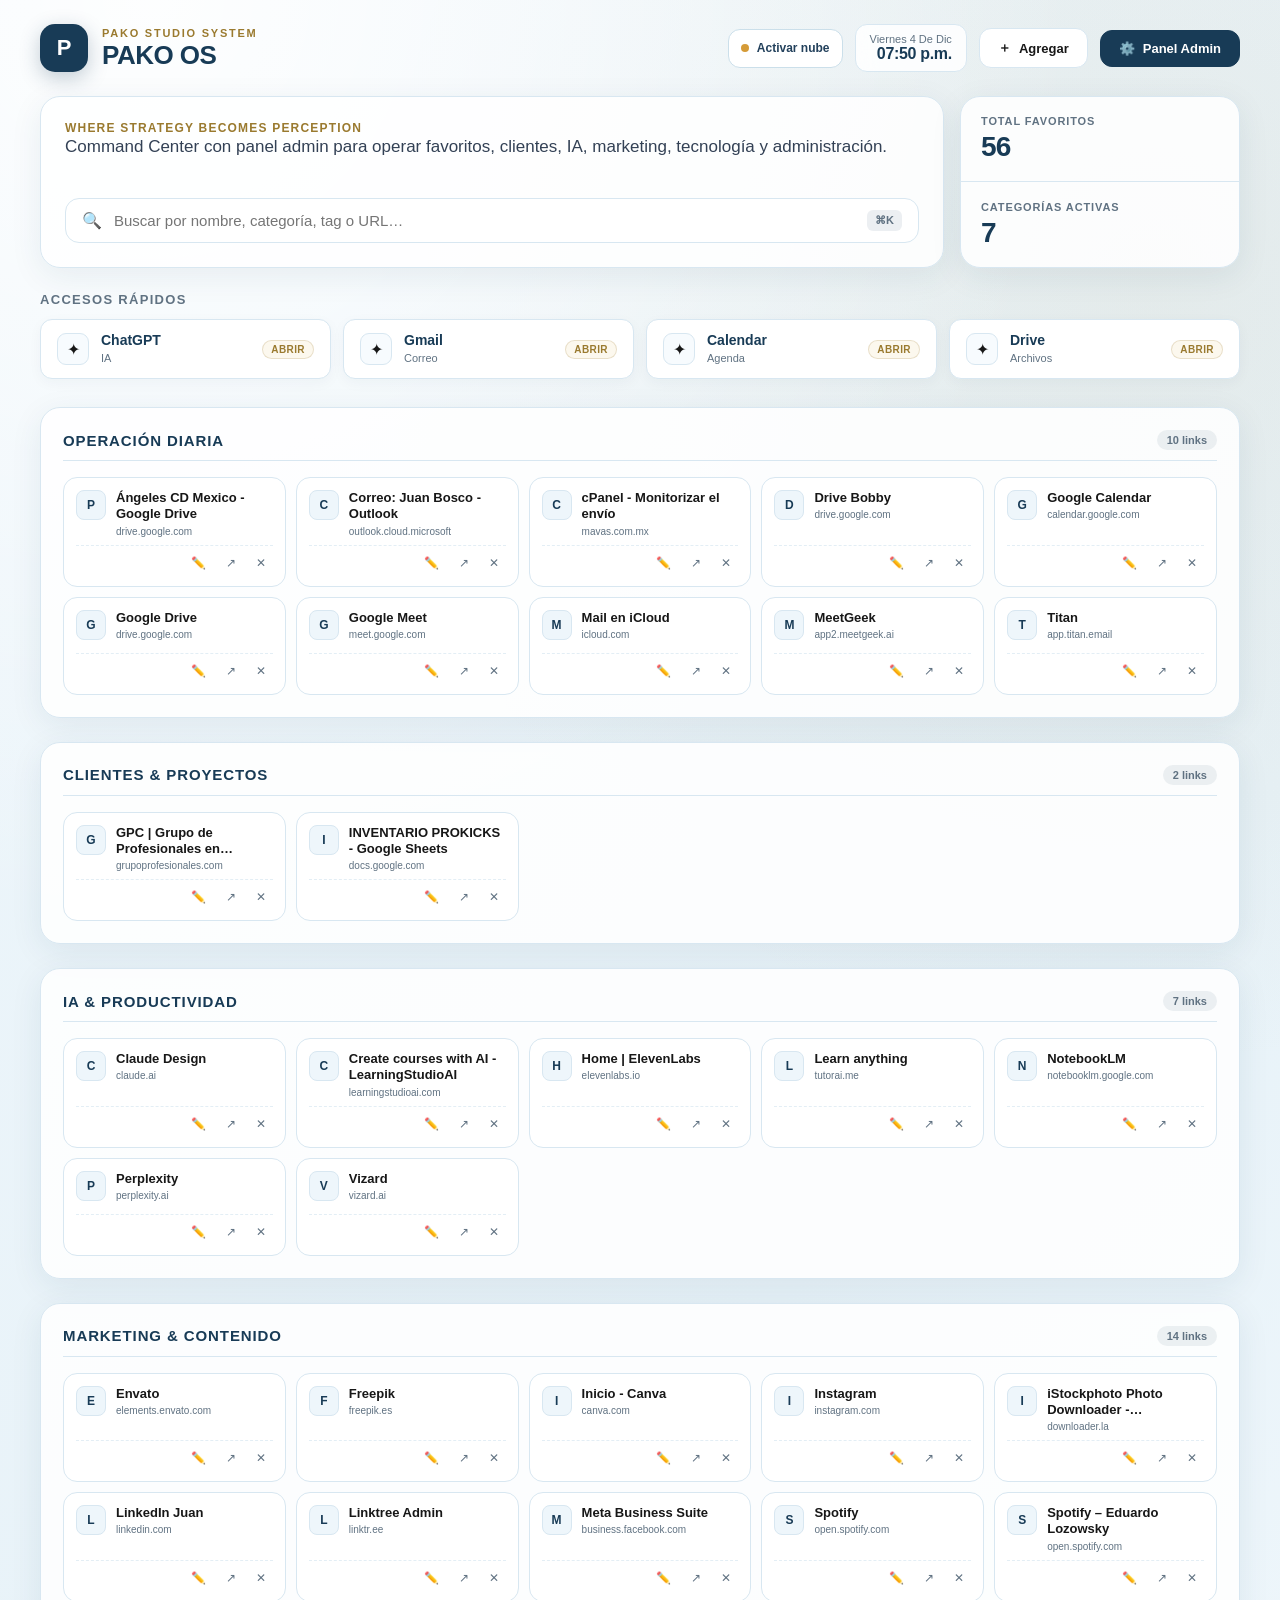
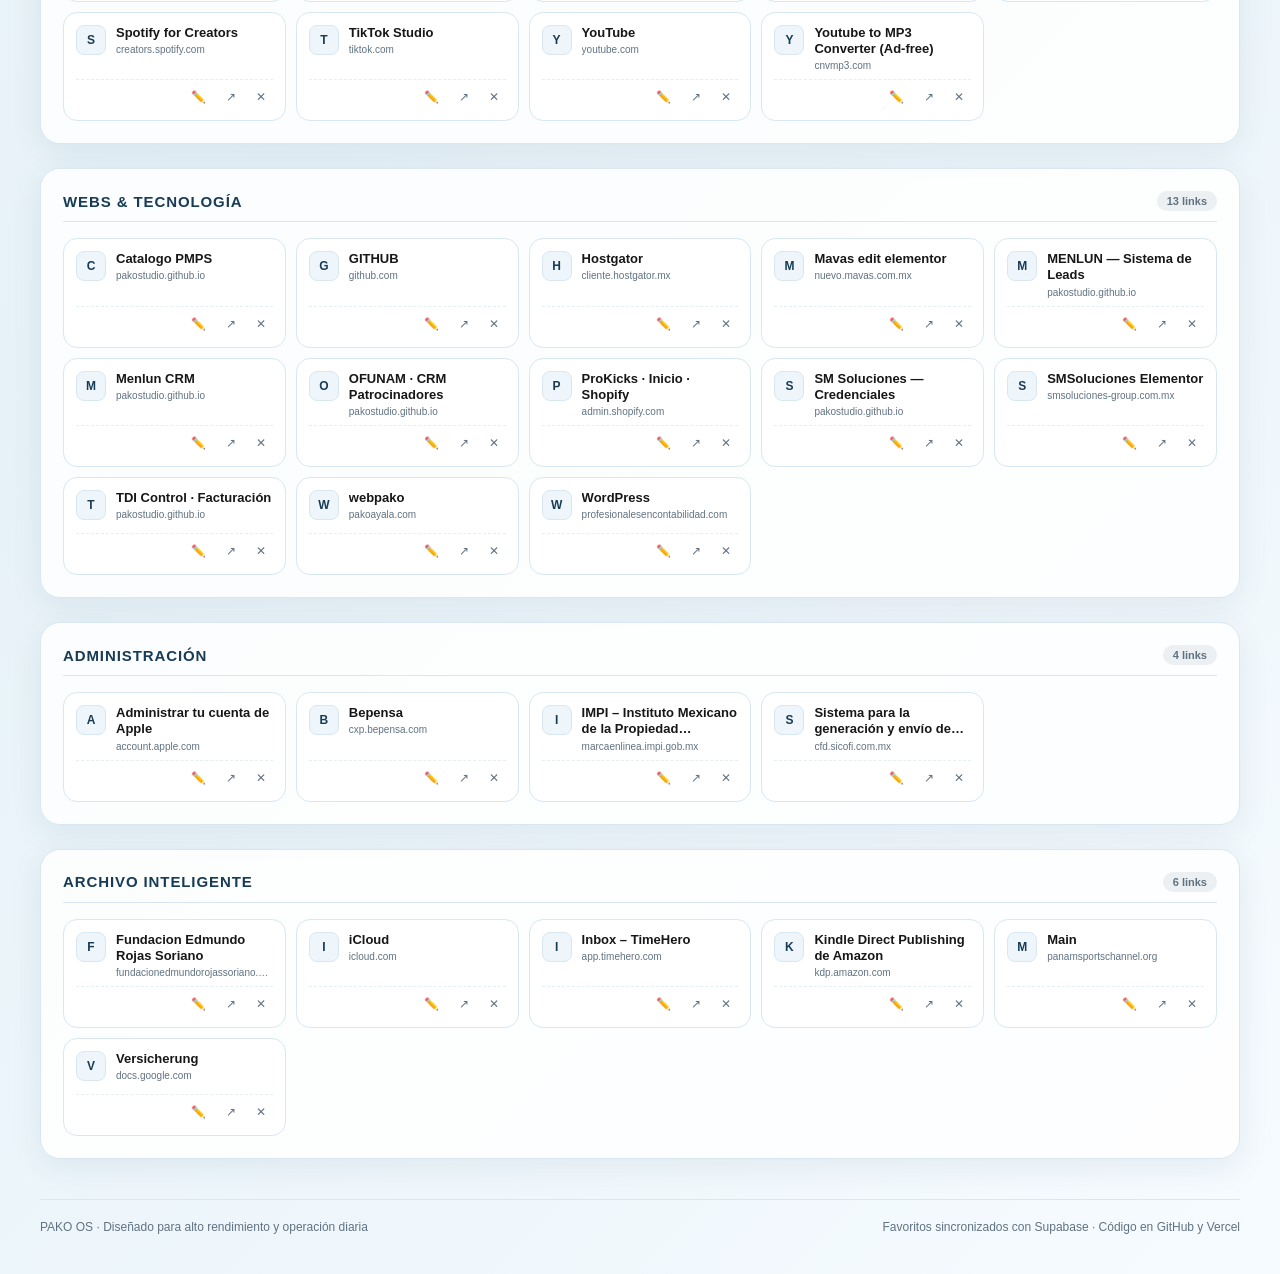
<file: index.html>
<!doctype html>
<html lang="es">
<head>
  <meta charset="utf-8">
  <meta name="viewport" content="width=device-width, initial-scale=1">
  <title>PAKO OS · Command Center</title>
  <meta name="description" content="Sistema personal de favoritos y Command Center listo para GitHub Pages.">
  <link rel="icon" href="data:image/svg+xml,<svg xmlns=%22http://www.w3.org/2000/svg%22 viewBox=%220 0 100 100%22><rect width=%22100%22 height=%22100%22 rx=%2228%22 fill=%22%23183b56%22/><text y=%2268%22 x=%2250%22 text-anchor=%22middle%22 fill=%22white%22 font-family=%22sans-serif%22 font-size=%2255%22 font-weight=%22bold%22>P</text></svg>">
  <link rel="stylesheet" href="style.css">
  <script src="cloud.js" defer></script>
  <script src="app.js" defer></script>
</head>
<body>

  <div class="shell">

    <!-- HEADER SUPERIOR -->
    <header class="header">
      <div class="brand">
        <div class="mark">P</div>
        <div class="brand-text">
          <p class="eyebrow">Pako Studio System</p>
          <h1 id="brandTitle">PAKO OS</h1>
        </div>
      </div>

      <div class="header-actions">
        <button type="button" class="cloud-pill" id="cloudStatusBtn" data-status="pending" aria-label="Estado de sincronización de favoritos">
          <span class="cloud-dot" aria-hidden="true"></span><span class="cloud-status-text">Activar nube</span>
        </button>
        <div class="timebox">
          <span id="dateText">cargando fecha...</span>
          <strong id="timeText">00:00</strong>
        </div>
        <button class="btn" id="quickAddBtn">
          <span>＋</span> Agregar
        </button>
        <button class="btn primary" id="adminBtn">
          <span>⚙️</span> Panel Admin
        </button>
      </div>
    </header>

    <!-- HERO & BUSCADOR -->
    <section class="hero">
      <div class="hero-main">
        <div>
          <p class="tagline" id="tagline">Where strategy becomes perception</p>
          <p class="subtitle" id="subtitle">Command Center para operar favoritos, clientes, IA, marketing, tecnología y administración.</p>
        </div>
        <div class="search-wrap">
          <span class="search-icon">🔍</span>
          <input id="search" placeholder="Buscar por nombre, categoría, tag o URL…" autocomplete="off">
          <span class="search-shortcut">⌘K</span>
        </div>
      </div>

      <div class="metrics">
        <div class="metric-box">
          <span>Total Favoritos</span>
          <strong id="totalLinks">0</strong>
        </div>
        <div class="metric-box">
          <span>Categorías Activas</span>
          <strong id="totalCategories">0</strong>
        </div>
      </div>
    </section>

    <!-- ACCIONES RÁPIDAS -->
    <section class="quick-section">
      <div class="section-label">
        <h2>Accesos Rápidos</h2>
      </div>
      <div class="quick-grid" id="quickActions"></div>
    </section>

    <!-- TABLERO POR CATEGORÍAS -->
    <main class="cards-container" id="cards"></main>

    <!-- FOOTER -->
    <footer>
      <div>PAKO OS · Diseñado para alto rendimiento y operación diaria</div>
      <div>Favoritos sincronizados con Supabase · Código en GitHub y Vercel</div>
    </footer>

  </div>

  <!-- TOAST DE NOTIFICACIONES -->
  <div class="toast" id="toast"></div>

  <!-- MODAL DE PANEL ADMIN -->
  <dialog class="modal" id="adminModal">
    <div class="modal-head">
      <div>
        <h2>Panel de Control</h2>
        <p>Administra enlaces y respaldos, con guardado automático en la nube.</p>
      </div>
      <button class="btn-close" id="closeAdmin" title="Cerrar">✕</button>
    </div>

    <div class="admin-grid">

      <!-- COLUMNA IZQUIERDA: FORMULARIO AGREGAR / EDITAR -->
      <div class="admin-card">
        <h3 id="formTitle">Agregar favorito</h3>
        <form id="linkForm" class="form-stack">
          <input type="hidden" id="linkId">

          <div class="form-field">
            <label for="nameInput">Nombre del sitio</label>
            <input id="nameInput" placeholder="Ej. Shopify ProKicks" required autocomplete="off">
          </div>

          <div class="form-field">
            <label for="urlInput">URL completa</label>
            <input id="urlInput" placeholder="https://ejemplo.com" type="url" required autocomplete="off">
          </div>

          <div class="form-field">
            <label for="categoryInput">Categoría</label>
            <select id="categoryInput">
              <option value="Operación diaria">Operación diaria</option>
              <option value="Clientes & proyectos">Clientes & proyectos</option>
              <option value="IA & productividad">IA & productividad</option>
              <option value="Marketing & contenido">Marketing & contenido</option>
              <option value="Webs & tecnología">Webs & tecnología</option>
              <option value="Administración">Administración</option>
              <option value="Archivo inteligente">Archivo inteligente</option>
            </select>
          </div>

          <div class="form-field">
            <label for="tagInput">Tag / Dominio (opcional)</label>
            <input id="tagInput" placeholder="Ej. shopify.com" autocomplete="off">
          </div>

          <div class="form-actions">
            <button type="submit" class="btn primary" style="flex:1;">Guardar favorito</button>
            <button type="button" class="btn" id="resetForm">Limpiar</button>
          </div>
        </form>
      </div>

      <!-- COLUMNA DERECHA: RESPALDOS Y HERRAMIENTAS -->
      <div class="admin-card">
        <h3>Respaldos & Sincronización</h3>
        <div class="tools-stack">

          <div class="tool-box">
            <h4>Exportar respaldo JSON</h4>
            <p>Descarga una copia independiente de tus favoritos. Los cambios se guardan automáticamente en Supabase.</p>
            <button type="button" class="btn" id="exportBackup" style="width:100%;">
              <span>📥</span> Descargar links.json
            </button>
          </div>

          <div class="tool-box">
            <h4>Importar desde Chrome</h4>
            <p>Sube el archivo <code>.html</code> exportado desde los marcadores de Chrome o cualquier navegador basado en Chromium.</p>
            <input type="file" id="bookmarkImport" accept=".html,.htm">
          </div>

          <div class="tool-box">
            <h4>Restablecer valores</h4>
            <p>Restablece los favoritos originales en todos tus dispositivos. Esta acción también se guarda en la nube.</p>
            <button type="button" class="btn danger" id="resetLocal" style="width:100%;">
              <span>🔄</span> Restaurar original
            </button>
          </div>

        </div>
      </div>

    </div>

    <!-- SECCIÓN INFERIOR: GESTIÓN DE ENLACES -->
    <div class="admin-list-section">
      <div class="admin-list-header">
        <h3>Todos los favoritos guardados</h3>
        <input class="admin-search-input" id="adminSearch" placeholder="Filtrar favoritos…" autocomplete="off">
      </div>
      <div class="admin-list" id="adminList"></div>
    </div>
  </dialog>

  <!-- Acceso privado con cuenta Google ya vinculada al usuario PAKO -->
  <dialog id="cloudLoginDialog" class="cloud-dialog" aria-labelledby="cloudDialogTitle">
    <h2 id="cloudDialogTitle">Tus favoritos, sincronizados</h2>
    <p id="cloudAccountHint">Accede con tu cuenta de Google para guardar tus favoritos de forma privada en tu Mac y iPhone.</p>
    <div id="cloudLoginForm" class="cloud-login-form">
      <p class="cloud-login-email">Cuenta: <strong>pako@sportcstudio.com</strong></p>
      <button id="cloudGoogleBtn" type="button" class="btn primary">Continuar con Google</button>
      <p id="cloudError" class="cloud-error" role="alert" aria-live="polite"></p>
      <p class="cloud-login-help">No necesitas crear ni recordar otra contraseña.</p>
    </div>
    <div class="cloud-dialog-actions">
      <button type="button" class="btn" id="cloudCloseBtn">Cerrar</button>
      <button type="button" class="btn" id="cloudLogoutBtn" hidden>Cerrar sesión</button>
    </div>
    <p class="cloud-security-note">Tus enlaces se guardan en una base de datos privada. GitHub y Vercel mantienen el código del sitio.</p>
  </dialog>

</body>
</html>
</file>
<file: style.css>
:root {
  --bg: #eef6fb;
  --panel: #ffffff;
  --panel-subtle: #f7fbfe;
  --text: #171717;
  --muted: #607282;
  --line: #d8e7f1;
  --gold: #9a7a2f;
  --gold-soft: #fcf8ee;
  --blue: #183b56;
  --blue-hover: #112d42;
  --danger: #b42318;
  --danger-soft: #fdf0ef;
  --radius: 20px;
  --radius-sm: 12px;
  --shadow: 0 8px 32px rgba(24, 59, 86, 0.08);
  --shadow-hover: 0 14px 40px rgba(24, 59, 86, 0.13);
}

* {
  box-sizing: border-box;
  margin: 0;
  padding: 0;
}

body {
  background:
    radial-gradient(circle at 12% 0%, rgba(255, 255, 255, 0.9), transparent 30%),
    radial-gradient(circle at 90% 10%, rgba(154, 122, 47, 0.07), transparent 28%),
    linear-gradient(135deg, #eef6fb 0%, #e7f2f8 50%, #f6fbff 100%);
  color: var(--text);
  font-family: -apple-system, BlinkMacSystemFont, "Segoe UI", Roboto, Helvetica, Arial, sans-serif;
  min-height: 100vh;
  -webkit-font-smoothing: antialiased;
}

.shell {
  width: min(1200px, calc(100% - 32px));
  margin: auto;
  padding: 24px 0 40px;
}

/* ── HEADER ── */
.header {
  display: flex;
  align-items: center;
  justify-content: space-between;
  gap: 20px;
  margin-bottom: 24px;
}

.brand {
  display: flex;
  align-items: center;
  gap: 14px;
}

.mark {
  width: 48px;
  height: 48px;
  border-radius: 15px;
  background: var(--blue);
  color: #fff;
  display: grid;
  place-items: center;
  font-weight: 800;
  font-size: 22px;
  box-shadow: 0 6px 20px rgba(24, 59, 86, 0.25);
  flex-shrink: 0;
}

.brand-text .eyebrow {
  font-size: 11px;
  font-weight: 700;
  letter-spacing: 0.16em;
  color: var(--gold);
  text-transform: uppercase;
  margin-bottom: 2px;
}

.brand-text h1 {
  font-size: 26px;
  letter-spacing: -0.02em;
  line-height: 1.1;
  color: var(--blue);
}

.header-actions {
  display: flex;
  align-items: center;
  gap: 12px;
}

.timebox {
  text-align: right;
  background: rgba(255, 255, 255, 0.85);
  border: 1px solid var(--line);
  border-radius: var(--radius-sm);
  padding: 8px 14px;
  backdrop-filter: blur(10px);
}

.timebox span {
  display: block;
  color: var(--muted);
  font-size: 11px;
  text-transform: capitalize;
}

.timebox strong {
  font-size: 16px;
  color: var(--blue);
  letter-spacing: -0.02em;
}

/* ── BUTTONS ── */
.btn {
  display: inline-flex;
  align-items: center;
  justify-content: center;
  gap: 8px;
  padding: 10px 18px;
  background: #ffffff;
  color: var(--text);
  border: 1px solid var(--line);
  border-radius: var(--radius-sm);
  font-size: 13px;
  font-weight: 700;
  cursor: pointer;
  transition: all 0.18s ease;
  white-space: nowrap;
}

.btn:hover {
  border-color: rgba(24, 59, 86, 0.3);
  transform: translateY(-1px);
  box-shadow: 0 4px 14px rgba(24, 59, 86, 0.08);
}

.btn.primary {
  background: var(--blue);
  color: #fff;
  border-color: var(--blue);
}

.btn.primary:hover {
  background: var(--blue-hover);
  border-color: var(--blue-hover);
}

.btn.ghost {
  background: transparent;
  border-color: transparent;
}

.btn.ghost:hover {
  background: rgba(24, 59, 86, 0.06);
}

.btn.danger {
  color: var(--danger);
  border-color: rgba(180, 35, 24, 0.25);
  background: #fff;
}

.btn.danger:hover {
  background: var(--danger-soft);
  border-color: var(--danger);
}

/* ── HERO & SEARCH ── */
.hero {
  display: grid;
  grid-template-columns: 1fr 280px;
  gap: 16px;
  margin-bottom: 24px;
}

.hero-main {
  background: rgba(255, 255, 255, 0.88);
  border: 1px solid var(--line);
  border-radius: var(--radius);
  padding: 24px;
  box-shadow: var(--shadow);
  display: flex;
  flex-direction: column;
  justify-content: space-between;
  gap: 16px;
}

.subtitle {
  font-size: 17px;
  line-height: 1.45;
  color: #334155;
}

.tagline {
  font-size: 12px;
  font-weight: 700;
  letter-spacing: 0.1em;
  text-transform: uppercase;
  color: var(--gold);
}

.search-wrap {
  display: flex;
  align-items: center;
  gap: 12px;
  background: var(--panel);
  border: 1.5px solid var(--line);
  border-radius: 14px;
  padding: 0 16px;
  transition: border-color 0.2s, box-shadow 0.2s;
}

.search-wrap:focus-within {
  border-color: rgba(24, 59, 86, 0.45);
  box-shadow: 0 0 0 4px rgba(24, 59, 86, 0.08);
}

.search-wrap .search-icon {
  color: var(--muted);
  font-size: 16px;
}

.search-wrap input {
  flex: 1;
  border: none;
  background: transparent;
  padding: 13px 0;
  font-size: 15px;
  color: var(--text);
  outline: none;
}

.search-shortcut {
  font-size: 11px;
  font-weight: 700;
  background: rgba(24, 59, 86, 0.08);
  color: var(--muted);
  border-radius: 6px;
  padding: 4px 8px;
}

.metrics {
  background: rgba(255, 255, 255, 0.88);
  border: 1px solid var(--line);
  border-radius: var(--radius);
  box-shadow: var(--shadow);
  display: grid;
  grid-template-rows: 1fr 1fr;
  overflow: hidden;
}

.metric-box {
  padding: 18px 20px;
  display: flex;
  flex-direction: column;
  justify-content: center;
}

.metric-box:first-child {
  border-bottom: 1px solid var(--line);
}

.metric-box span {
  font-size: 11px;
  font-weight: 700;
  text-transform: uppercase;
  letter-spacing: 0.08em;
  color: var(--muted);
  margin-bottom: 4px;
}

.metric-box strong {
  font-size: 28px;
  font-weight: 800;
  letter-spacing: -0.03em;
  color: var(--blue);
}

/* ── QUICK ACTIONS ── */
.quick-section {
  margin-bottom: 28px;
}

.section-label {
  display: flex;
  align-items: center;
  justify-content: space-between;
  margin-bottom: 12px;
}

.section-label h2 {
  font-size: 13px;
  font-weight: 800;
  letter-spacing: 0.1em;
  text-transform: uppercase;
  color: var(--muted);
}

.quick-grid {
  display: grid;
  grid-template-columns: repeat(4, 1fr);
  gap: 12px;
}

.quick-link {
  display: flex;
  align-items: center;
  justify-content: space-between;
  background: var(--panel);
  border: 1px solid var(--line);
  border-radius: var(--radius-sm);
  padding: 12px 16px;
  text-decoration: none;
  color: var(--text);
  box-shadow: 0 4px 14px rgba(24, 59, 86, 0.04);
  transition: all 0.18s ease;
}

.quick-link:hover {
  transform: translateY(-2px);
  border-color: rgba(24, 59, 86, 0.35);
  box-shadow: var(--shadow);
}

.quick-info {
  display: flex;
  align-items: center;
  gap: 12px;
}

.quick-favicon {
  width: 32px;
  height: 32px;
  border-radius: 9px;
  background: var(--panel-subtle);
  border: 1px solid var(--line);
  display: grid;
  place-items: center;
  flex-shrink: 0;
  overflow: hidden;
}

.quick-favicon img {
  width: 18px;
  height: 18px;
  object-fit: contain;
}

.quick-text b {
  display: block;
  font-size: 14px;
  font-weight: 700;
  color: var(--blue);
}

.quick-text small {
  font-size: 11px;
  color: var(--muted);
}

.badge {
  display: inline-flex;
  border-radius: 999px;
  background: var(--gold-soft);
  color: var(--gold);
  border: 1px solid rgba(154, 122, 47, 0.2);
  padding: 3px 8px;
  font-size: 10px;
  font-weight: 700;
  letter-spacing: 0.04em;
  text-transform: uppercase;
}

/* ── CATEGORIZED CARDS ── */
.cards-container {
  display: grid;
  gap: 24px;
}

.category-block {
  background: rgba(255, 255, 255, 0.88);
  border: 1px solid var(--line);
  border-radius: var(--radius);
  padding: 22px;
  box-shadow: var(--shadow);
}

.category-header {
  display: flex;
  align-items: center;
  justify-content: space-between;
  margin-bottom: 16px;
  padding-bottom: 10px;
  border-bottom: 1px solid var(--line);
}

.category-header h3 {
  font-size: 15px;
  font-weight: 800;
  letter-spacing: 0.06em;
  text-transform: uppercase;
  color: var(--blue);
}

.category-count {
  font-size: 11px;
  font-weight: 700;
  color: var(--muted);
  background: rgba(24, 59, 86, 0.07);
  padding: 4px 10px;
  border-radius: 999px;
}

.links-grid {
  display: grid;
  grid-template-columns: repeat(auto-fill, minmax(200px, 1fr));
  gap: 10px;
}

/* ── ITEM DE FAVORITO ── */
.fav-item {
  position: relative;
  display: flex;
  flex-direction: column;
  justify-content: space-between;
  background: var(--panel);
  border: 1.5px solid var(--line);
  border-radius: 14px;
  padding: 12px;
  min-height: 98px;
  transition: all 0.18s ease;
}

.fav-item:hover {
  border-color: rgba(24, 59, 86, 0.32);
  box-shadow: 0 8px 24px rgba(24, 59, 86, 0.1);
  transform: translateY(-1.5px);
}

.fav-main {
  text-decoration: none;
  color: var(--text);
  display: flex;
  align-items: flex-start;
  gap: 10px;
}

.fav-favicon {
  width: 30px;
  height: 30px;
  border-radius: 8px;
  background: var(--bg);
  border: 1px solid var(--line);
  display: grid;
  place-items: center;
  flex-shrink: 0;
  overflow: hidden;
  font-size: 12px;
  font-weight: 800;
  color: var(--blue);
}

.fav-favicon img {
  width: 18px;
  height: 18px;
  object-fit: contain;
}

.fav-meta {
  min-width: 0;
  flex: 1;
}

.fav-name {
  font-size: 13px;
  font-weight: 700;
  line-height: 1.25;
  color: var(--text);
  display: -webkit-box;
  -webkit-line-clamp: 2;
  -webkit-box-orient: vertical;
  overflow: hidden;
  word-break: break-word;
}

.fav-tag {
  font-size: 10px;
  color: var(--muted);
  white-space: nowrap;
  overflow: hidden;
  text-overflow: ellipsis;
  margin-top: 3px;
}

.fav-actions {
  display: flex;
  align-items: center;
  justify-content: flex-end;
  gap: 6px;
  margin-top: 8px;
  padding-top: 6px;
  border-top: 1px dashed rgba(216, 231, 241, 0.7);
}

.action-btn {
  background: transparent;
  border: none;
  border-radius: 8px;
  padding: 4px 7px;
  font-size: 12px;
  color: var(--muted);
  cursor: pointer;
  text-decoration: none;
  transition: all 0.16s ease;
}

.action-btn:hover {
  background: rgba(24, 59, 86, 0.08);
  color: var(--blue);
}

.action-btn.del:hover {
  background: var(--danger-soft);
  color: var(--danger);
}

/* ── EMPTY STATE ── */
.empty {
  text-align: center;
  padding: 60px 20px;
  background: #ffffff;
  border: 1px solid var(--line);
  border-radius: var(--radius);
  color: var(--muted);
  font-size: 15px;
}

.empty span {
  font-size: 32px;
  display: block;
  margin-bottom: 8px;
}

/* ── FOOTER ── */
footer {
  margin-top: 40px;
  padding-top: 20px;
  border-top: 1px solid var(--line);
  display: flex;
  align-items: center;
  justify-content: space-between;
  gap: 16px;
  color: var(--muted);
  font-size: 12px;
}

footer a {
  color: var(--blue);
  text-decoration: none;
  font-weight: 700;
}

footer a:hover {
  text-decoration: underline;
}

/* ── MODAL ADMIN ── */
dialog.modal {
  width: min(920px, calc(100% - 24px));
  max-height: 90vh;
  border: none;
  border-radius: 24px;
  padding: 26px;
  background: var(--bg);
  box-shadow: 0 30px 100px rgba(0, 0, 0, 0.25);
  margin: auto;
  overflow: auto;
}

dialog.modal::backdrop {
  background: rgba(24, 59, 86, 0.45);
  backdrop-filter: blur(8px);
}

.modal-head {
  display: flex;
  align-items: flex-start;
  justify-content: space-between;
  margin-bottom: 20px;
  padding-bottom: 14px;
  border-bottom: 1px solid var(--line);
}

.modal-head h2 {
  font-size: 22px;
  font-weight: 800;
  color: var(--blue);
}

.modal-head p {
  font-size: 12px;
  color: var(--muted);
  margin-top: 2px;
}

.btn-close {
  background: rgba(0, 0, 0, 0.06);
  border: none;
  border-radius: 10px;
  width: 32px;
  height: 32px;
  display: grid;
  place-items: center;
  font-size: 15px;
  cursor: pointer;
  color: var(--muted);
  transition: all 0.16s ease;
}

.btn-close:hover {
  background: rgba(0, 0, 0, 0.12);
  color: var(--text);
}

.admin-grid {
  display: grid;
  grid-template-columns: 1.1fr 0.9fr;
  gap: 16px;
  margin-bottom: 20px;
}

.admin-card {
  background: #ffffff;
  border: 1px solid var(--line);
  border-radius: var(--radius-sm);
  padding: 18px;
}

.admin-card h3 {
  font-size: 14px;
  font-weight: 800;
  text-transform: uppercase;
  letter-spacing: 0.06em;
  color: var(--blue);
  margin-bottom: 14px;
}

.form-stack {
  display: grid;
  gap: 12px;
}

.form-field {
  display: grid;
  gap: 5px;
}

.form-field label {
  font-size: 11px;
  font-weight: 800;
  text-transform: uppercase;
  letter-spacing: 0.06em;
  color: var(--muted);
}

.form-field input,
.form-field select {
  width: 100%;
  border: 1.5px solid var(--line);
  background: var(--panel-subtle);
  border-radius: 10px;
  padding: 10px 12px;
  font-size: 13px;
  color: var(--text);
  outline: none;
  font-family: inherit;
  transition: border-color 0.18s;
}

.form-field input:focus,
.form-field select:focus {
  border-color: rgba(24, 59, 86, 0.4);
  background: #ffffff;
}

.form-actions {
  display: flex;
  gap: 8px;
  margin-top: 6px;
}

.tools-stack {
  display: grid;
  gap: 14px;
}

.tool-box {
  background: var(--panel-subtle);
  border: 1px solid var(--line);
  border-radius: 10px;
  padding: 14px;
}

.tool-box h4 {
  font-size: 13px;
  font-weight: 700;
  color: var(--blue);
  margin-bottom: 4px;
}

.tool-box p {
  font-size: 11px;
  color: var(--muted);
  line-height: 1.4;
  margin-bottom: 10px;
}

.tool-box input[type="file"] {
  display: block;
  width: 100%;
  font-size: 11px;
  color: var(--muted);
}

/* ── ADMIN LIST ── */
.admin-list-section {
  background: #ffffff;
  border: 1px solid var(--line);
  border-radius: var(--radius-sm);
  padding: 18px;
}

.admin-list-header {
  display: flex;
  align-items: center;
  justify-content: space-between;
  gap: 12px;
  margin-bottom: 12px;
}

.admin-list-header h3 {
  font-size: 14px;
  font-weight: 800;
  text-transform: uppercase;
  letter-spacing: 0.06em;
  color: var(--blue);
}

.admin-search-input {
  width: 240px;
  border: 1px solid var(--line);
  border-radius: 8px;
  padding: 7px 10px;
  font-size: 12px;
  outline: none;
}

.admin-list {
  display: grid;
  gap: 8px;
  max-height: 280px;
  overflow-y: auto;
  padding-right: 4px;
}

.admin-item {
  display: flex;
  align-items: center;
  justify-content: space-between;
  gap: 12px;
  border: 1px solid var(--line);
  border-radius: 10px;
  padding: 10px 12px;
  background: var(--panel-subtle);
}

.admin-item-info {
  min-width: 0;
  flex: 1;
}

.admin-item-info b {
  display: block;
  font-size: 13px;
  color: var(--text);
  white-space: nowrap;
  overflow: hidden;
  text-overflow: ellipsis;
}

.admin-item-info small {
  font-size: 11px;
  color: var(--muted);
  white-space: nowrap;
  overflow: hidden;
  text-overflow: ellipsis;
  display: block;
}

.admin-item-actions {
  display: flex;
  gap: 6px;
  flex-shrink: 0;
}

/* ── TOAST ── */
.toast {
  position: fixed;
  bottom: 24px;
  left: 50%;
  transform: translateX(-50%) translateY(80px);
  background: var(--blue);
  color: #ffffff;
  padding: 10px 20px;
  border-radius: 999px;
  font-size: 13px;
  font-weight: 600;
  pointer-events: none;
  box-shadow: 0 10px 30px rgba(0, 0, 0, 0.2);
  transition: transform 0.3s cubic-bezier(0.34, 1.56, 0.64, 1), opacity 0.3s;
  opacity: 0;
  z-index: 1000;
  white-space: nowrap;
}

.toast.show {
  transform: translateX(-50%) translateY(0);
  opacity: 1;
}

.toast.danger {
  background: var(--danger);
}

/* ── RESPONSIVE ── */
@media (max-width: 960px) {
  .hero {
    grid-template-columns: 1fr;
  }
  .metrics {
    grid-template-columns: 1fr 1fr;
    grid-template-rows: 1fr;
  }
  .metric-box:first-child {
    border-bottom: none;
    border-right: 1px solid var(--line);
  }
  .quick-grid {
    grid-template-columns: repeat(2, 1fr);
  }
  .admin-grid {
    grid-template-columns: 1fr;
  }
}

@media (max-width: 640px) {
  .shell {
    width: min(100% - 20px, 1200px);
    padding: 16px 0 32px;
  }
  .header {
    flex-direction: column;
    align-items: flex-start;
  }
  .header-actions {
    width: 100%;
    justify-content: space-between;
  }
  .quick-grid {
    grid-template-columns: 1fr;
  }
  .links-grid {
    grid-template-columns: 1fr;
  }
  .admin-list-header {
    flex-direction: column;
    align-items: stretch;
  }
  .admin-search-input {
    width: 100%;
  }
  footer {
    flex-direction: column;
    text-align: center;
  }
}


/* PAKO OS — secure cloud synchronization */
.cloud-pill {
  display: inline-flex; align-items: center; gap: 8px;
  min-height: 39px; padding: 8px 12px;
  border: 1px solid #cbdfea; border-radius: 12px;
  background: #fff; color: #23415c; font-size: 12px;
  font-weight: 700; cursor: pointer; white-space: nowrap;
}
.cloud-pill:hover { border-color: #87adca; }
.cloud-pill .cloud-dot {
  display: inline-block; width: 8px; height: 8px;
  background: #d59b37; border-radius: 100%; flex-shrink: 0;
}
.cloud-pill[data-status="ok"] .cloud-dot { background: #209b67; }
.cloud-pill[data-status="saving"] .cloud-dot { background: #4a85ce; }
.cloud-pill[data-status="pending"] .cloud-dot { background: #d59b37; }
.cloud-dialog {
  width: min(430px, calc(100vw - 28px)); max-height: 90vh;
  padding: 27px; border: 1px solid #d1e1ea; border-radius: 20px;
  background: #fff; color: #173b56; box-shadow: 0 20px 65px rgba(10,40,60,.2);
}
.cloud-dialog::backdrop { background: rgba(15,34,51,.48); }
.cloud-dialog h2 { font-size: 21px; margin: 0 0 9px; }
.cloud-dialog > p { font-size: 13px; color: #52677c; line-height: 1.5; }
.cloud-login-form { display: flex; flex-direction: column; gap: 8px; margin-top: 21px; }
.cloud-login-form[hidden] { display: none; }
.cloud-login-form label { color: #304d65; font-size: 12px; font-weight: 700; }
.cloud-login-form input {
  box-sizing: border-box; display: block; width: 100%; min-height: 44px;
  margin: 0 0 10px; border: 1px solid #cbdfea; border-radius: 9px;
  background: #fff; color: #183b55; padding: 11px 12px; font-size: 14px;
}
.cloud-login-form input:focus { outline: 2px solid #80b5db; outline-offset: 1px; }
.cloud-login-form .btn { justify-content: center; min-height: 42px; }
.cloud-error { min-height: 0; margin: 0; font-size: 12px; color: #bb3b3b; }
.cloud-dialog-actions { display: flex; justify-content: flex-end; gap: 8px; margin-top: 12px; }
.cloud-dialog-actions .btn { padding: 9px 13px; }
.cloud-dialog .cloud-security-note { margin: 20px 0 0; font-size: 11px; }
@media (max-width: 760px) {
  .cloud-pill { min-height: 34px; padding: 7px 9px; font-size: 11px; }
  .cloud-dialog { padding: 20px; }
}

@media (max-width: 640px) {
  .header-actions {
    display: grid;
    grid-template-columns: minmax(0, 1fr) minmax(0, 1fr);
    width: 100%;
    gap: 8px;
    align-items: center;
  }
  .header-actions .cloud-pill { grid-column: 1; grid-row: 1; width: 100%; justify-content: center; }
  .header-actions .timebox {
    grid-column: 2; grid-row: 1; width: 100%;
    box-sizing: border-box; padding: 5px 8px; text-align: center;
  }
  .header-actions #quickAddBtn { grid-column: 1; grid-row: 2; width: 100%; justify-content: center; }
  .header-actions #adminBtn { grid-column: 2; grid-row: 2; width: 100%; justify-content: center; }
}


.cloud-login-email { font-size: 13px; color: #38546c; margin: 0 0 12px; }
.cloud-login-email strong { color: #173b56; font-weight: 700; }
.cloud-login-help { margin: 0 0 2px; text-align: center; font-size: 12px; color: #62798a; }
.cloud-login-form #cloudGoogleBtn { font-size: 15px; font-weight: 750; border-radius: 12px; }
</file>
